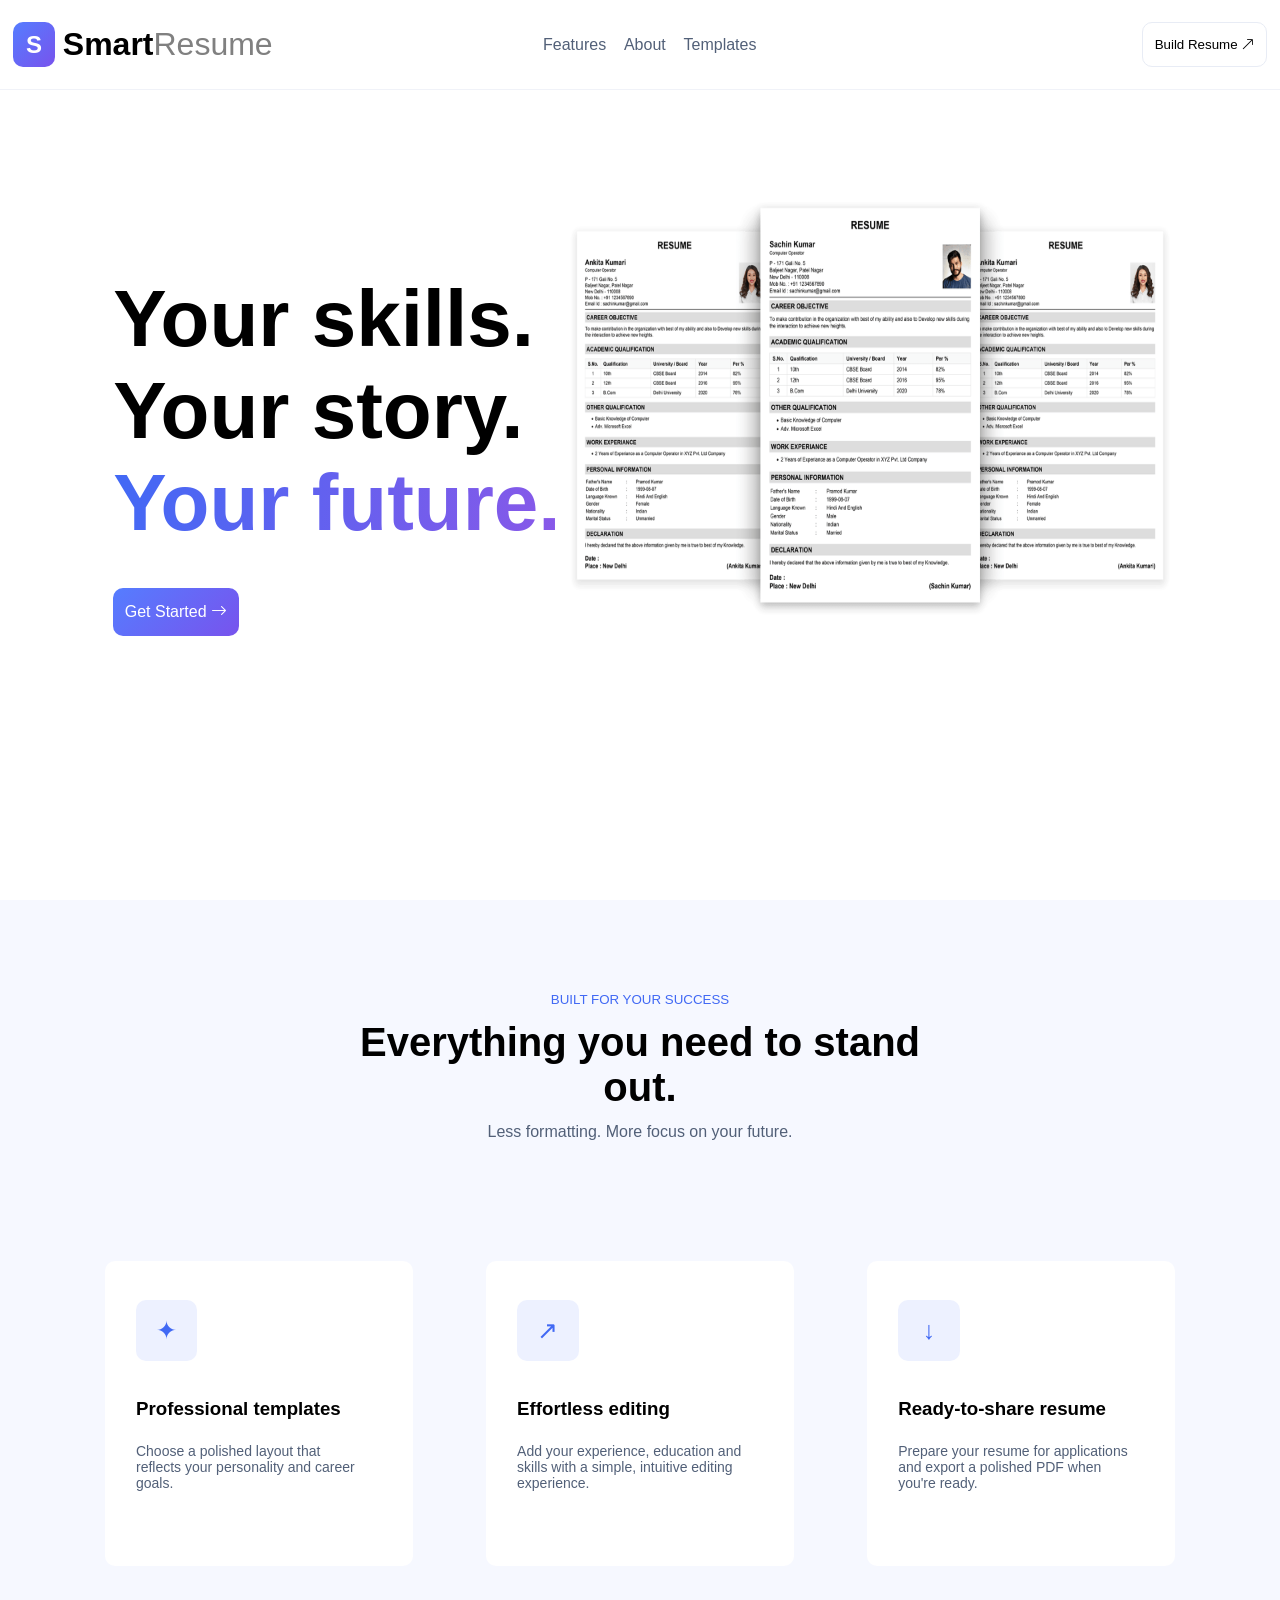
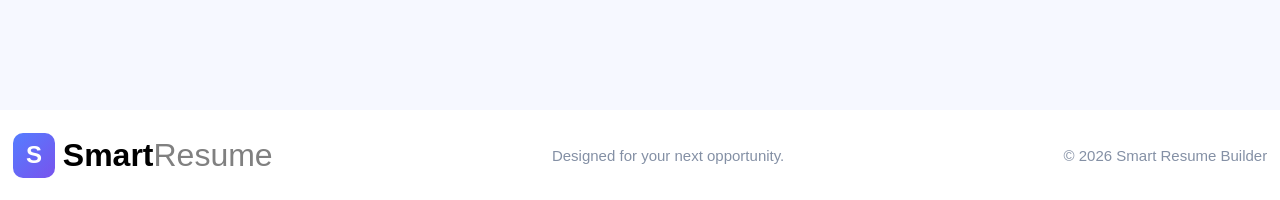
<file: index.html>
<!DOCTYPE html>
<html lang="en">
<head>
    <meta charset="UTF-8">
    <meta name="viewport" content="width=device-width, initial-scale=1.0">
    <title>Smart Resume Builder</title>
    <link rel="stylesheet" href="style.css">
</head>
<body>
    <main>
        <header>
            <a href="index.html">
                <div class="logo">
                    <h2>S</h2><h1>Smart<span class="head-grey">Resume</span></h1>
                </div>
            </a>
            <nav>
                <a href="#features" class="nav-btn">Features</a><a href="#about" class="nav-btn">About</a><a href="templates.html" class="nav-btn">Templates</a>
            </nav>
            <button class="get-started">Build Resume <i class="bi bi-arrow-up-right"></i></button>
        </header>
        <section class="hero" id="about">
            <h2>
                Your skills.
                Your story.
                <span>Your future.</span>
            </h2>
            <div class="image-container">
                <img src="resumeDash.webp" alt="resume">
            </div>
            <button class="create-resume">Get Started <i class="bi bi-arrow-right"></i></button>
        </section>
        <section id="features" class="features">
            <small>BUILT FOR YOUR SUCCESS</small>
            <h2>Everything you need to stand 
                out.</h2>
            <p>Less formatting. More focus on your future.</p>
            <section class="card-container">
                <section class="card">
                    <div class="icon">✦</div>
                    <div class="content">
                        <h3>Professional templates</h3>
                        <p>Choose a polished layout that reflects your personality 
                        and career goals.</p>
                    </div>
                </section>
                <section class="card">
                    <div class="icon">↗</div>
                    <div class="content">
                        <h3>Effortless editing</h3>
                        <p>Add your experience, education and skills with a simple, 
                        intuitive editing experience.</p>
                    </div>
                </section>
                <section class="card">
                    <div class="icon">↓</div>
                    <div class="content">
                        <h3>Ready-to-share resume</h3>
                        <p>Prepare your resume for applications and export a 
                        polished PDF when you're ready.</p>
                    </div>
                </section>
            </section>
        </section>
        <footer>
            <a href="index.html">
                <div class="logo">
                    <h2>S</h2><h1>Smart<span class="head-grey">Resume</span></h1>
                </div>
            </a>
            <p>Designed for your next opportunity.</p>
            <span class="foot-span">© 2026 Smart Resume Builder</span>
        </footer>
    </main>
</body>
</html>
</file>
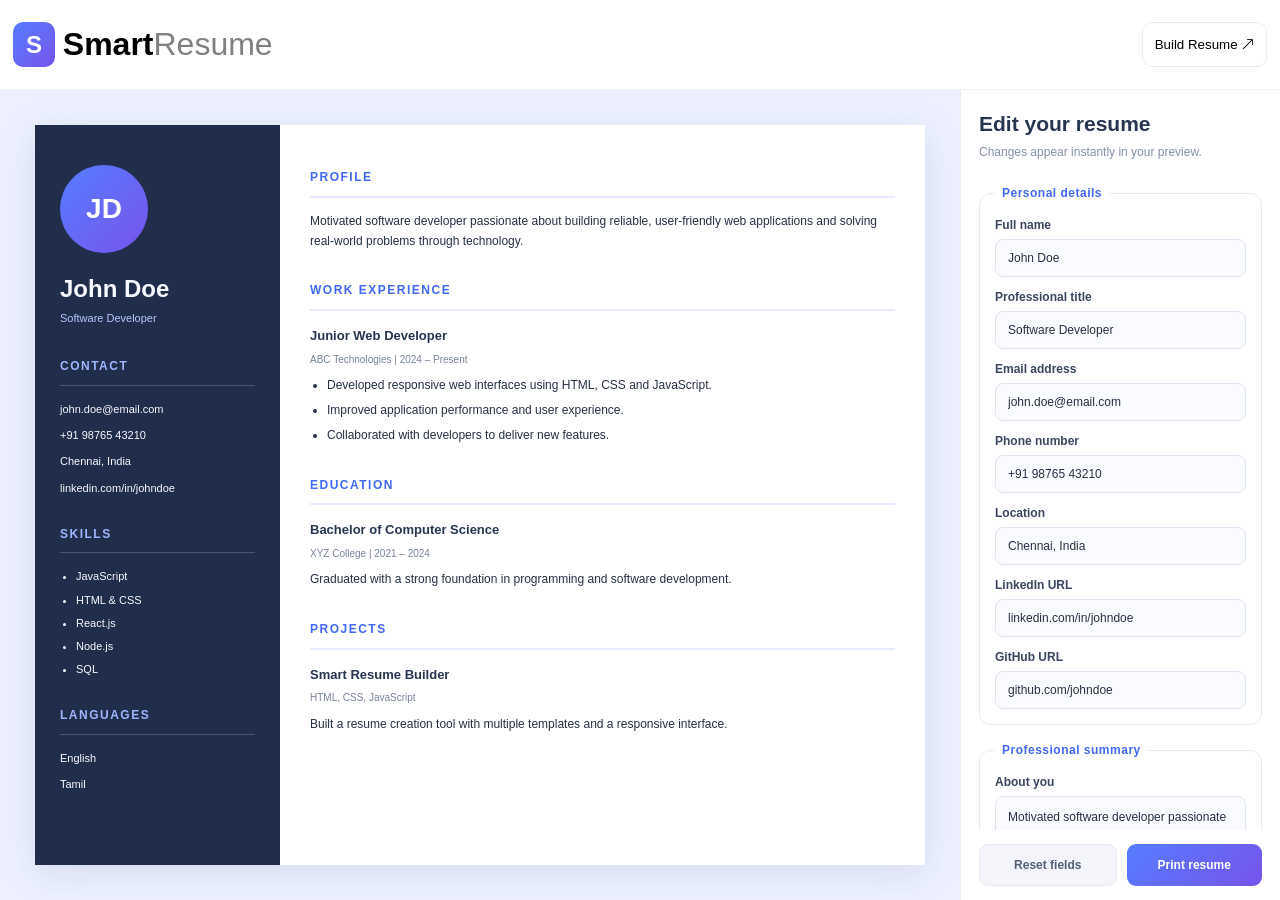
<file: editor.html>
<!DOCTYPE html>
<html lang="en">

<head>
    <meta charset="UTF-8">
    <meta name="viewport" content="width=device-width, initial-scale=1.0">
    <title>Smart Resume Builder</title>
    <link rel="stylesheet" href="style.css">
</head>

<body>
    <main>
        <header>
            <a href="index.html">
                <div class="logo">
                    <h2>S</h2>
                    <h1>Smart<span class="head-grey">Resume</span></h1>
                </div>
            </a>
            <button class="get-started">Build Resume <i class="bi bi-arrow-up-right"></i></button>
        </header>
        <section class="resume-main">
            <section class="resume-section" id="resume-section">

            </section>
            <section class="editor">
                <div class="editor-heading">
                    <h2>Edit your resume</h2>
                    <p>Changes appear instantly in your preview.</p>
                </div>

                <form id="resume-form">
                    <fieldset>
                        <legend>Personal details</legend>

                        <label for="name">Full name</label>
                        <input type="text" id="name" name="name" placeholder="John Doe">

                        <label for="role">Professional title</label>
                        <input type="text" id="role" name="role" placeholder="Software Developer">

                        <label for="email">Email address</label>
                        <input type="email" id="email" name="email" placeholder="john@example.com">

                        <label for="phone">Phone number</label>
                        <input type="tel" id="phone" name="phone" placeholder="+91 98765 43210">

                        <label for="location">Location</label>
                        <input type="text" id="location" name="location" placeholder="Chennai, India">

                        <label for="linkedin">LinkedIn URL</label>
                        <input type="url" id="linkedin" name="linkedin" placeholder="linkedin.com/in/username">

                        <label for="github">GitHub URL</label>
                        <input type="url" id="github" name="github" placeholder="github.com/username">
                    </fieldset>

                    <fieldset>
                        <legend>Professional summary</legend>

                        <label for="summary">About you</label>
                        <textarea id="summary" name="summary" rows="4"
                            placeholder="Write a short professional introduction..."></textarea>
                    </fieldset>

                    <fieldset>
                        <legend>Skills and languages</legend>

                        <label for="skills">Technical skills</label>
                        <textarea id="skills" name="skills" rows="3"
                            placeholder="JavaScript, HTML, CSS, SQL"></textarea>
                        <small>Separate each skill with a comma.</small>

                        <label for="languages">Languages</label>
                        <input type="text" id="languages" name="languages" placeholder="English, Tamil">
                        <small>Separate each language with a comma.</small>
                    </fieldset>
                    <fieldset>
                        <legend>Education</legend>
                        <div id="education-list"></div>
                        <button type="button" class="add-entry" data-add="education">
                            + Add Education
                        </button>
                    </fieldset>
                    <fieldset>
                        <legend>Work Experience</legend>

                        <div id="experience-list"></div>

                        <button type="button" class="add-entry" data-add="experience">
                            + Add Experience
                        </button>
                    </fieldset>
                    <fieldset>
                        <legend>Projects</legend>
                        <div id="project-list"></div>
                        <button type="button" class="add-entry" data-add="project">
                            + Add Project
                        </button>
                    </fieldset>
                    <div class="editor-actions">
                        <button type="reset" class="reset-resume">Reset fields</button>
                        <button type="button" id="print-resume" class="print-resume">
                            Print resume
                        </button>
                    </div>
                </form>
            </section>
        </section>
    </main>
    <script src="editor.js"></script>
</body>

</html>
</file>
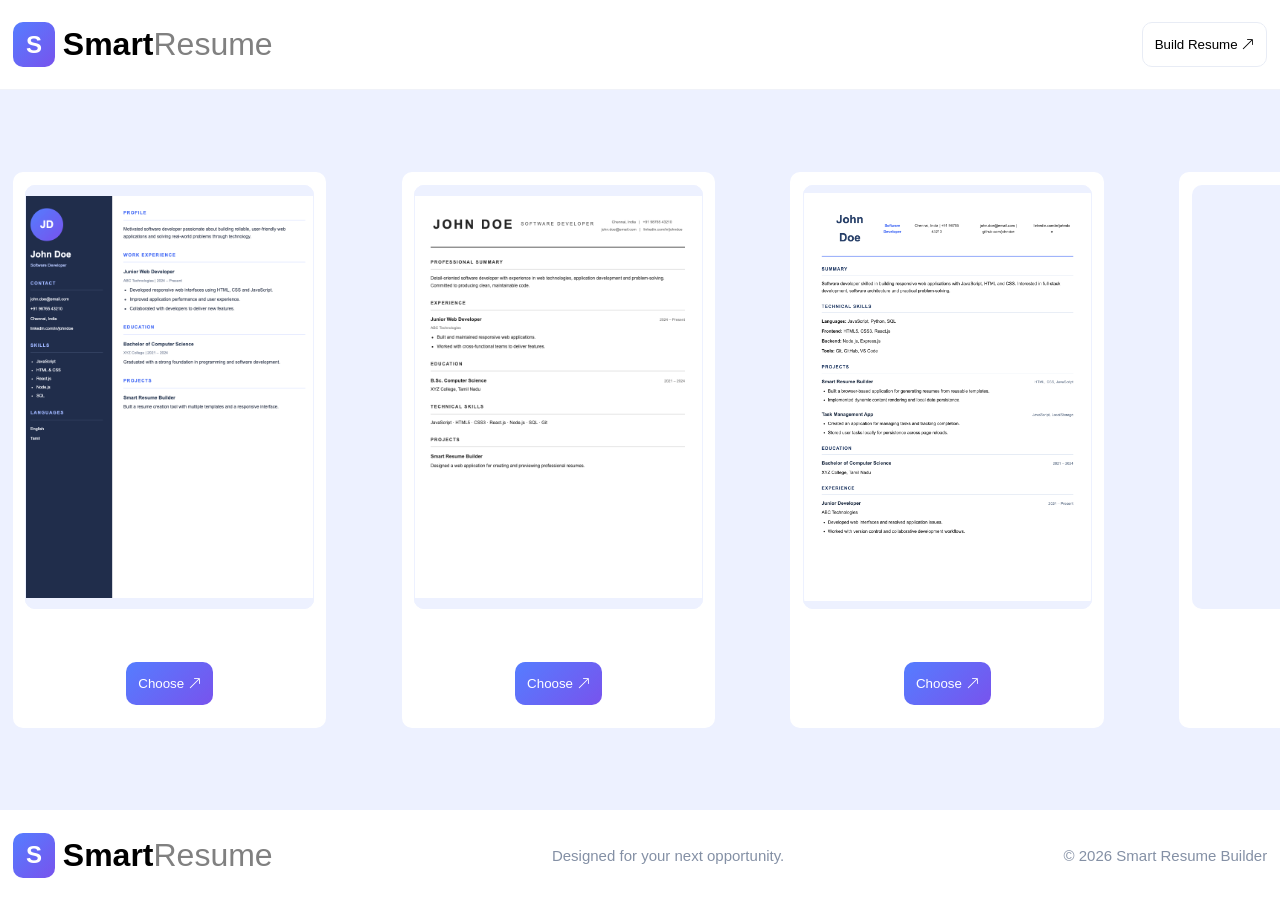
<file: templates.html>
<!DOCTYPE html>
<html lang="en">
<head>
    <meta charset="UTF-8">
    <meta name="viewport" content="width=device-width, initial-scale=1.0">
    <title>Smart Resume Builder</title>
    <link rel="stylesheet" href="style.css">
</head>
<body>
    <main>
        <header>
            <a href="index.html">
                <div class="logo">
                    <h2>S</h2><h1>Smart<span class="head-grey">Resume</span></h1>
                </div>
            </a>
            <!-- <nav>
                <a href="#features" class="nav-btn">Features</a><a href="#about" class="nav-btn">About</a><a href="templates.html" class="nav-btn">Templates</a>
            </nav> -->
            <button class="get-started">Build Resume <i class="bi bi-arrow-up-right"></i></button>
        </header>
        <section class="templates-container">
            <section class="template-cards">
                <section class="template-image"><img src="modern-preview.png"></section>
                <button class="choose" data-template="modern">Choose <i class="bi bi-arrow-up-right"></i></button>
            </section>
            <section class="template-cards">
                <section class="template-image"><img src="minimal-preview.png"></section>
                <button class="choose" data-template="minimal">Choose <i class="bi bi-arrow-up-right"></i></button>
            </section>
            <section class="template-cards">
                <section class="template-image"><img src="developer-preview.png"></section>
                <button class="choose" data-template="developer">Choose <i class="bi bi-arrow-up-right"></i></button>
            </section>
            <section class="template-cards">
                <section class="template-image"></section>
                <button class="choose">Choose <i class="bi bi-arrow-up-right"></i></button>
            </section>
            <section class="template-cards">
                <section class="template-image"></section>
                <button class="choose">Choose <i class="bi bi-arrow-up-right"></i></button>
            </section>
        </section>
        <footer>
            <a href="index.html">
                <div class="logo">
                    <h2>S</h2><h1>Smart<span class="head-grey">Resume</span></h1>
                </div>
            </a>
            <p>Designed for your next opportunity.</p>
            <span class="foot-span">© 2026 Smart Resume Builder</span>
        </footer>
    </main>
    <script src="template.js"></script>
</body>
</html>
</file>
<file: style.css>
@import url("https://cdn.jsdelivr.net/npm/bootstrap-icons@1.13.1/font/bootstrap-icons.min.css");

*{
    padding: 0;
    margin: 0;
    box-sizing: border-box;
    scrollbar-width: none;
    font-family: Inter, "Segoe UI", Arial, sans-serif;
    scroll-behavior: smooth;
}

:root{
    --theme-bg : white;
    --theme-font : black;
}

/* Styles for Home Page */

a{
    text-decoration: none;
}

main{
    width: 100vw;
    height: 100vh;
}

header{
    width: 100%;
    height: 10%;
    display: flex;
    justify-content: space-between;
    align-items: center;
    border-bottom: 1px solid #f0f2f8;
    background-color: white;
    padding: 1%;
}

.logo{
    display: flex;
    align-items: center;
    gap: 3%;
    cursor: pointer;
    color: black;
    width: fit-content;
}

.logo h2{
    background: linear-gradient(135deg, #557dff, #7853ed);
    color: white;
    width: 50px;
    height: 45px;
    padding: 1%;
    display: flex;
    justify-content: center;
    align-items: center;
    border-radius: 10px;
}

.head-grey{
    color: grey;
    font-weight: 400;
}

nav{
    display: flex;
    gap: 10%;
    position: relative;
    right: 6%;
}

nav a{
    text-decoration: none;
    align-items: center;
    color: #526078;
}

.get-started{
    width: 10%;
    height: 70%;
    border-radius: 10px;
    background-color: transparent;
    border: 1px solid #e8ecf5;
    cursor: pointer;
    transition: 0.3s;
}

.get-started:hover{
    transform: translateY(-3px);
}

.hero{
    width: 100%;
    height: 90%;
    padding: 1%;
}

.hero h2{
    white-space: pre-line;
    font-size: 80px;
    position: relative;
    left: 8%;
    top: 10%;
    width: fit-content;
}

.hero h2 span{
    background: linear-gradient(100deg, #4169f5, #8958e8);
    background-clip: text;
    -webkit-background-clip: text;
    color: transparent;
}

.image-container{
    width: 50%;
    height: 50%;
    position: absolute;
    top: 20%;
    right: 7%;
}

.image-container img{
    width: 100%;
    height: 100%;
}

.create-resume{
    width: 10%;
    height: 6%;
    font-size: 16px;
    font-weight: 500;
    color: white;
    background: linear-gradient(135deg, #557dff, #7853ed);
    border-radius: 10px;
    border: none;
    cursor: pointer;
    position: relative;
    top: 15%;
    left: 8%;
    transition: 0.3s;
}

.create-resume:hover{
    transform: translateY(-3px);
}

.features{
    width: 100%;
    height: 90%;
    text-align: center;
    background-color: #f6f8ff;
    padding: 1%;
    padding-top: 7%;
}

.features small{
    color: #4169f4;
    letter-spacing: 2%;
    word-spacing: 2%;
}

.features h2{
    white-space: pre-line;
    font-size: 40px;
    margin-top: 1%;
    margin-bottom: 1%;
}

.features p{
    color: #526078;
    font-weight: 100;
    margin-bottom: 2%;
}

.features .card-container{
    width: 100%;
    height: 70%;
    display: flex;
    padding: 1%;
    gap: 6%;
    align-items: center;
    justify-content: center;
}

.features .card-container .card{
    width: 25%;
    transition: 0.5s;
    height:  65%;
    background-color: white;
    position: relative;
    border-radius: 10px;
    padding: 1%;
}

.features .card-container .card .icon{
    width: 20%;
    height: 20%;
    background-color: #edf1ff;
    color: #4169f4;
    position: absolute;
    left: 10%;
    top: 13%;
    border-radius: 10px;
    display: flex;
    align-items: center;
    justify-content: center;
    font-size: 25px;
    font-weight: 500;
}

.features .card-container .card .content{
    text-align: left;
    width: 75%;
    height: fit-content;
    position: absolute;
    top: 45%;
    left: 10%;
}

.features .card-container .card .content p{
    color: #526078;
    font-weight: lighter;
    font-size: 14px;
    margin-top: 10%;
}

.features .card-container .card:hover{
    transform: translateY(-10px);
}

footer{
    width: 100%;
    height: 10%;
    padding: 1%;
    display: flex;
    align-items: center;
    justify-content: space-between;
}

footer .foot-span, footer p{
    color: #8490a5;
    font-size: 15px;
}


/* Styles for Templates Page */

.templates-container{
    width: 100%;
    height: 80%;
    background-color: #edf1ff;
    display: flex;
    align-items: center;
    gap: 6%;
    padding: 1%;
    flex-wrap: nowrap;
    overflow-x: scroll;
}

.templates-container .template-cards{
    width: 25%;
    height: 80%;
    background-color: white;
    flex: 0 0 25%;
    border-radius: 10px;
    padding: 1%;
    transition: 0.5s;
}

.templates-container .template-cards .template-image{
    width: 100%;
    height: 80%;
    border-radius: 10px;
    background-color: #edf1ff;
}

.templates-container .template-cards .template-image img{
    width: 100%;
    height: 100%;
    border-radius: 10px;
    border: 1px solid #edf1ff;
    object-fit: contain;
}

.choose{
    width: 30%;
    height: 8%;
    background: linear-gradient(135deg, #557dff, #7853ed);
    border: none;
    color: white;
    border-radius: 10px;
    position: relative;
    top: 10%;
    left: 35%;
    cursor: pointer;
}

.templates-container .template-cards:hover{
    transform: translateY(-10px);
}



/* Editor Page */

.resume-main{
    width: 100%;
    height: 90%;
    display: flex;
}

.resume-section {
    width: 80%;
    height: 100%;
    padding: 35px;
    background: #edf1ff;
    display: flex;
    justify-content: center;
    align-items: flex-start;
    overflow: auto;
}

.resume {
    width: 100%;
    height: 100%;
    flex-shrink: 0;
    background: #fff;
    color: #263044;
    font-family: Inter, "Segoe UI", Arial, sans-serif;
    font-size: 12px;
    line-height: 1.65;
    box-shadow: 0 8px 35px rgba(42, 57, 100, 0.12);
    overflow-wrap: anywhere;
}

.resume p {
    margin-bottom: 8px;
}

.resume h3 {
    font-size: 12px;
    letter-spacing: 1.5px;
    margin-bottom: 14px;
}

.resume h4 {
    font-size: 13px;
    margin-bottom: 5px;
}

.resume section {
    margin-bottom: 25px;
}

.resume ul {
    padding-left: 17px;
    margin-bottom: 0;
}

.resume li {
    margin-bottom: 5px;
}

.resume .resume-meta {
    color: #78849a;
    font-size: 10px;
}

.resume-item {
    margin-bottom: 20px;
}


/* Modern Resume */

.resume-modern {
    display: grid;
    grid-template-columns: 245px minmax(0, 1fr);
    font-family: Inter, "Segoe UI", Arial, sans-serif;
}

.resume-modern .modern-sidebar {
    background: #202d4b;
    color: #f8faff;
    padding: 40px 25px;
}

.resume-modern .modern-avatar {
    width: 88px;
    height: 88px;
    border-radius: 50%;
    background: linear-gradient(135deg, #557dff, #7853ed);
    color: white;
    display: flex;
    align-items: center;
    justify-content: center;
    font-size: 28px;
    font-weight: 700;
    margin-bottom: 20px;
}

.resume-modern .modern-sidebar h2 {
    font-size: 24px;
    line-height: 1.3;
    margin-bottom: 5px;
}

.resume-modern .modern-role {
    color: #b7c8ff;
    font-size: 12px;
    margin-bottom: 30px;
}

.resume-modern .modern-sidebar section {
    margin-top: 28px;
    margin-bottom: 25px;
}

.resume-modern .modern-sidebar h3 {
    color: #9fb6ff;
    border-bottom: 1px solid #465577;
    padding-bottom: 8px;
}

.resume-modern .modern-sidebar p,
.resume-modern .modern-sidebar li {
    font-size: 11px;
    overflow-wrap: anywhere;
}

.resume-modern .modern-sidebar ul {
    padding-left: 16px;
}

.resume-modern .modern-content {
    padding: 43px 30px;
}

.resume-modern .modern-content section {
    margin-bottom: 30px;
}

.resume-modern .modern-content h3 {
    color: #4169f5;
    border-bottom: 2px solid #e6ebff;
    padding-bottom: 8px;
}

.resume-modern .modern-content h4 {
    color: #263650;
}

/* Minimal Resume */

.resume-minimal {
    padding: 48px 55px;
    color: #252525;
    background: #fff;
}

.resume-minimal .minimal-header {
    text-align: center;
    padding-bottom: 25px;
    margin-bottom: 30px;
    border-bottom: 2px solid #252525;
}

.resume-minimal .minimal-header h1 {
    font-size: 34px;
    letter-spacing: 5px;
    margin-bottom: 8px;
}

.resume-minimal .minimal-header > p {
    font-size: 12px;
    letter-spacing: 3px;
    color: #555;
}

.resume-minimal .minimal-contact {
    color: #666;
    font-size: 10px;
    line-height: 2;
    overflow-wrap: anywhere;
}

.resume-minimal section {
    margin-bottom: 27px;
}

.resume-minimal h3 {
    font-size: 12px;
    letter-spacing: 1.8px;
    border-bottom: 1px solid #b8b8b8;
    padding-bottom: 8px;
    color: #333;
}

.resume-minimal h4 {
    font-size: 13px;
}

.resume-minimal .minimal-item {
    margin-bottom: 18px;
}

.resume-minimal .minimal-row {
    display: flex;
    justify-content: space-between;
    align-items: baseline;
    gap: 12px;
}

.resume-minimal .minimal-row h4 {
    margin-bottom: 4px;
}

.resume-minimal .minimal-row span {
    color: #777;
    font-size: 10px;
    flex-shrink: 0;
}

.resume-minimal .resume-meta {
    color: #777;
}

/* Developer Resume */

.resume-developer {
    padding: 45px 55px;
    background: #fff;
    color: #222;
    font-size: 12px;
    line-height: 1.6;
}

.resume-developer .developer-header {
    text-align: center;
    border-bottom: 2px solid #4169f5;
    padding-bottom: 20px;
    margin-bottom: 25px;
}

.resume-developer .developer-header h1 {
    font-size: 31px;
    color: #263f68;
    margin-bottom: 5px;
}

.resume-developer .developer-title {
    font-size: 15px;
    font-weight: 600;
    color: #4169f5;
    margin-bottom: 10px;
}

.resume-developer .developer-header p {
    margin-bottom: 4px;
    font-size: 10px;
    overflow-wrap: anywhere;
}


.resume-developer section {
    margin-bottom: 24px;
}

.resume-developer h3 {
    color: #263f68;
    font-size: 12px;
    letter-spacing: 1.3px;
    border-bottom: 1px solid #ccd7ec;
    padding-bottom: 7px;
    margin-bottom: 13px;
}

.resume-developer h4 {
    color: #27354a;
}

.resume-developer .developer-row {
    display: flex;
    justify-content: space-between;
    align-items: baseline;
    gap: 12px;
}

.resume-developer .developer-row h4 {
    margin-bottom: 5px;
}

.resume-developer .developer-row span {
    color: #64748b;
    font-size: 10px;
    flex-shrink: 0;
}

.resume-developer .developer-item {
    margin-bottom: 20px;
}

/* Resume Editer Style */

.resume-main {
    height: 90%;
    min-height: 0;
    overflow: hidden;
}

.resume-section {
    width: 75%;
    min-width: 0;
    height: 100%;
    padding: 35px;
    overflow: auto;
}

.resume-section .resume {
    width: 100%;
    height: max-content;
    min-height: 100%;
}

.editor {
    width: 25%;
    min-width: 280px;
    max-width: 420px;
    height: 100%;
    padding: 22px 18px;
    background: #ffffff;
    border-left: 1px solid #e8ecf5;
    overflow-y: auto;
    scrollbar-width: thin;
}

.editor-heading {
    margin-bottom: 24px;
}

.editor-heading h2 {
    font-size: 21px;
    color: #263650;
    margin-bottom: 7px;
}

.editor-heading p {
    color: #8490a5;
    font-size: 12px;
    line-height: 1.6;
}

#resume-form {
    display: flex;
    flex-direction: column;
    gap: 18px;
}

#resume-form fieldset {
    border: 1px solid #e5eaf5;
    border-radius: 12px;
    padding: 15px;
    min-width: 0;
}

#resume-form legend {
    padding: 0 7px;
    color: #4169f5;
    font-size: 12px;
    font-weight: 700;
    letter-spacing: 0.5px;
}

#resume-form label {
    display: block;
    margin: 13px 0 7px;
    color: #39465e;
    font-size: 12px;
    font-weight: 600;
}

#resume-form label:first-of-type {
    margin-top: 3px;
}

#resume-form input,
#resume-form textarea {
    display: block;
    width: 100%;
    padding: 11px 12px;
    border: 1px solid #dfe5f0;
    border-radius: 8px;
    background: #fafbff;
    color: #263044;
    font-size: 12px;
    outline: none;
    transition: border-color 0.2s, box-shadow 0.2s,
                background-color 0.2s;
}

#resume-form textarea {
    resize: vertical;
    min-height: 75px;
    line-height: 1.6;
}

#resume-form input::placeholder,
#resume-form textarea::placeholder {
    color: #a0a9ba;
}

#resume-form input:focus,
#resume-form textarea:focus {
    border-color: #6681ff;
    background: #ffffff;
    box-shadow: 0 0 0 3px rgba(85, 125, 255, 0.12);
}

#resume-form small {
    display: block;
    margin-top: 6px;
    color: #8490a5;
    font-size: 10px;
    line-height: 1.5;
}

.editor-actions {
    display: flex;
    gap: 10px;
    position: sticky;
    bottom: -22px;
    padding: 14px 0;
    background: #ffffff;
}

#resume-form [data-add] {
    width: 100%;
    margin-top: 12px;
    padding: 11px;
    color: #5556d8;
    background: #eeeefe;
    border: 1px dashed #b8b9f5;
    border-radius: 8px;
    font-size: 12px;
    font-weight: 700;
    cursor: pointer;
    transition: background 0.2s;
}

#resume-form [data-add]:hover {
    background: #e2e3ff;
}

#resume-form [data-remove],
#resume-form .remove-entry {
    margin: 0 0 12px auto;
    padding: 7px 10px;
    color: #d64545;
    background: #fff0f0;
    border: 1px solid #ffdada;
    border-radius: 6px;
    font-size: 11px;
    font-weight: 700;
    cursor: pointer;
}

#resume-form [data-remove]:hover,
#resume-form .remove-entry:hover {
    background: #ffe2e2;
}

.editor-actions button {
    flex: 1;
    min-height: 42px;
    padding: 10px;
    border-radius: 9px;
    font-size: 12px;
    font-weight: 600;
    cursor: pointer;
    transition: transform 0.2s, background-color 0.2s;
}

.reset-resume {
    color: #526078;
    background: #f3f5fa;
    border: 1px solid #e5eaf5;
}

.print-resume {
    color: #ffffff;
    background: linear-gradient(135deg, #557dff, #7853ed);
    border: none;
}

.editor-actions button:hover {
    transform: translateY(-2px);
}

#save-message {
    color: #278455;
    font-size: 12px;
    margin-top: 2px;
}
</file>
